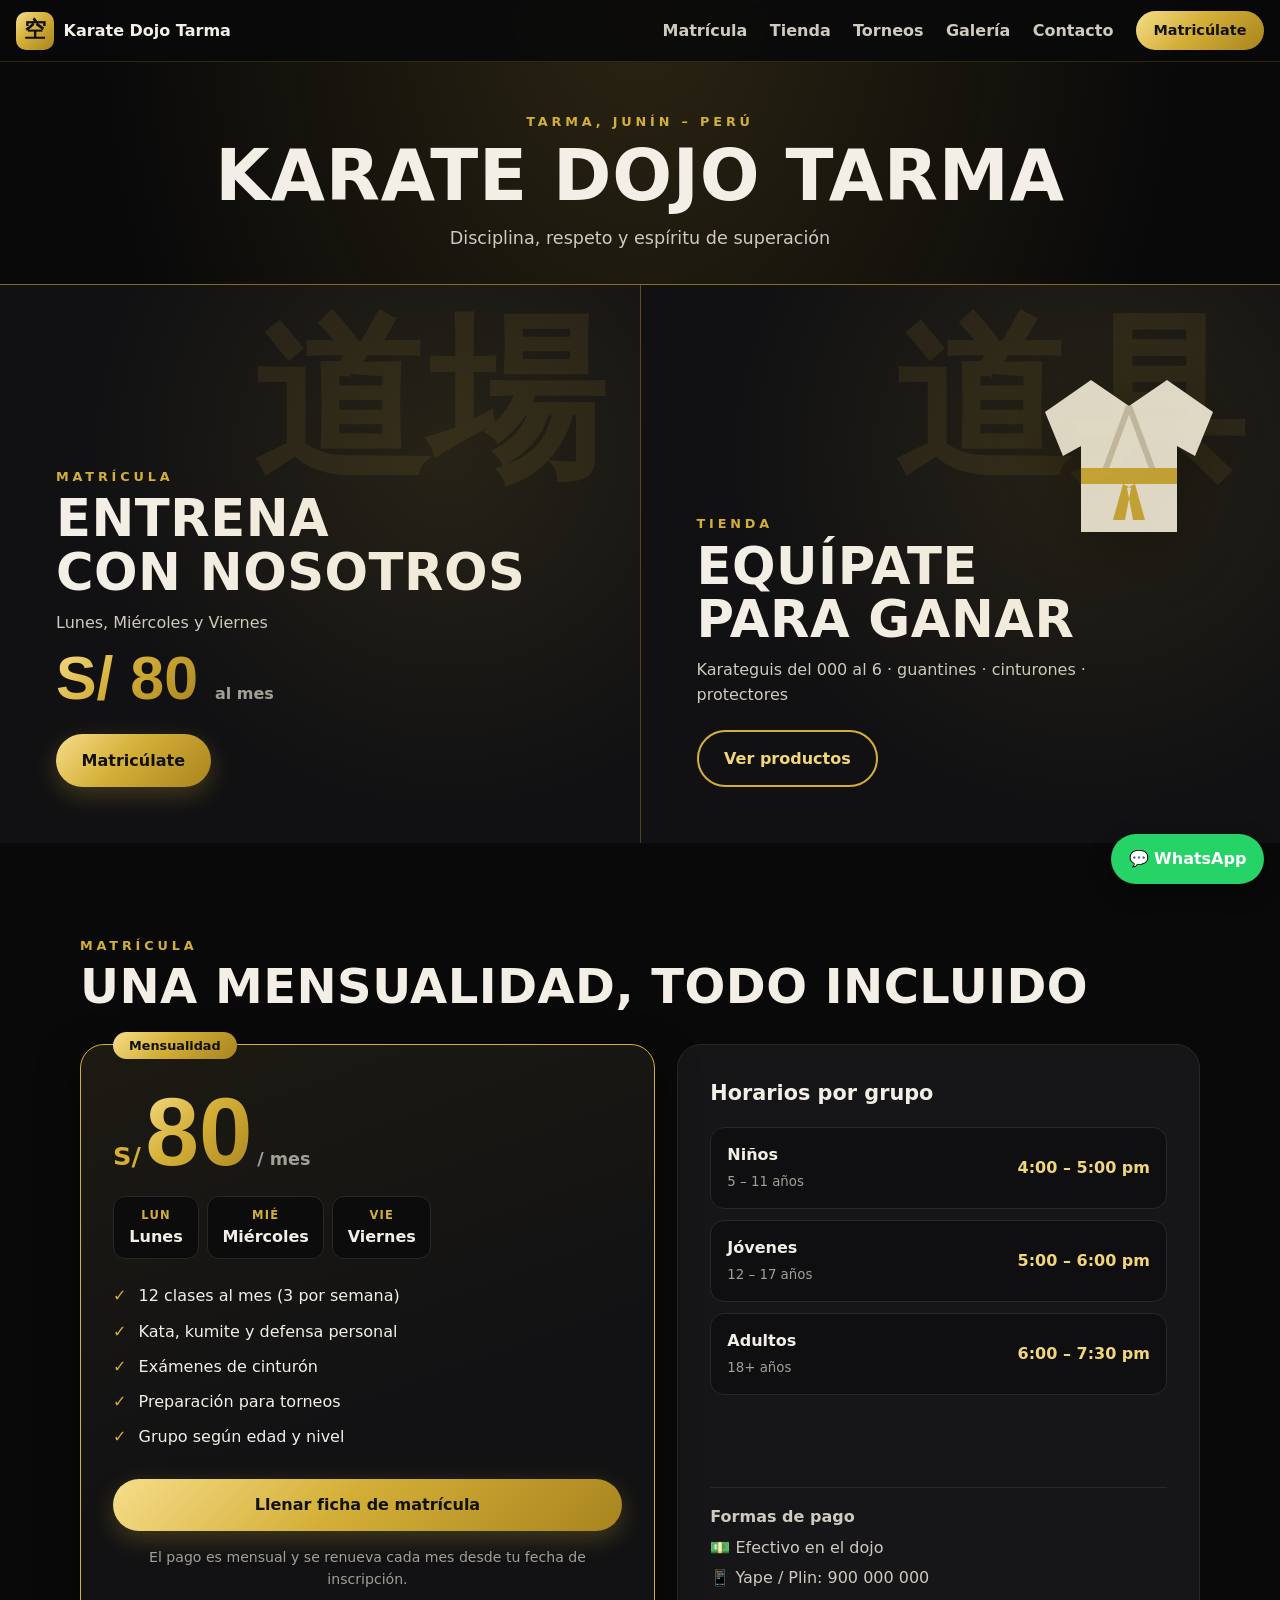
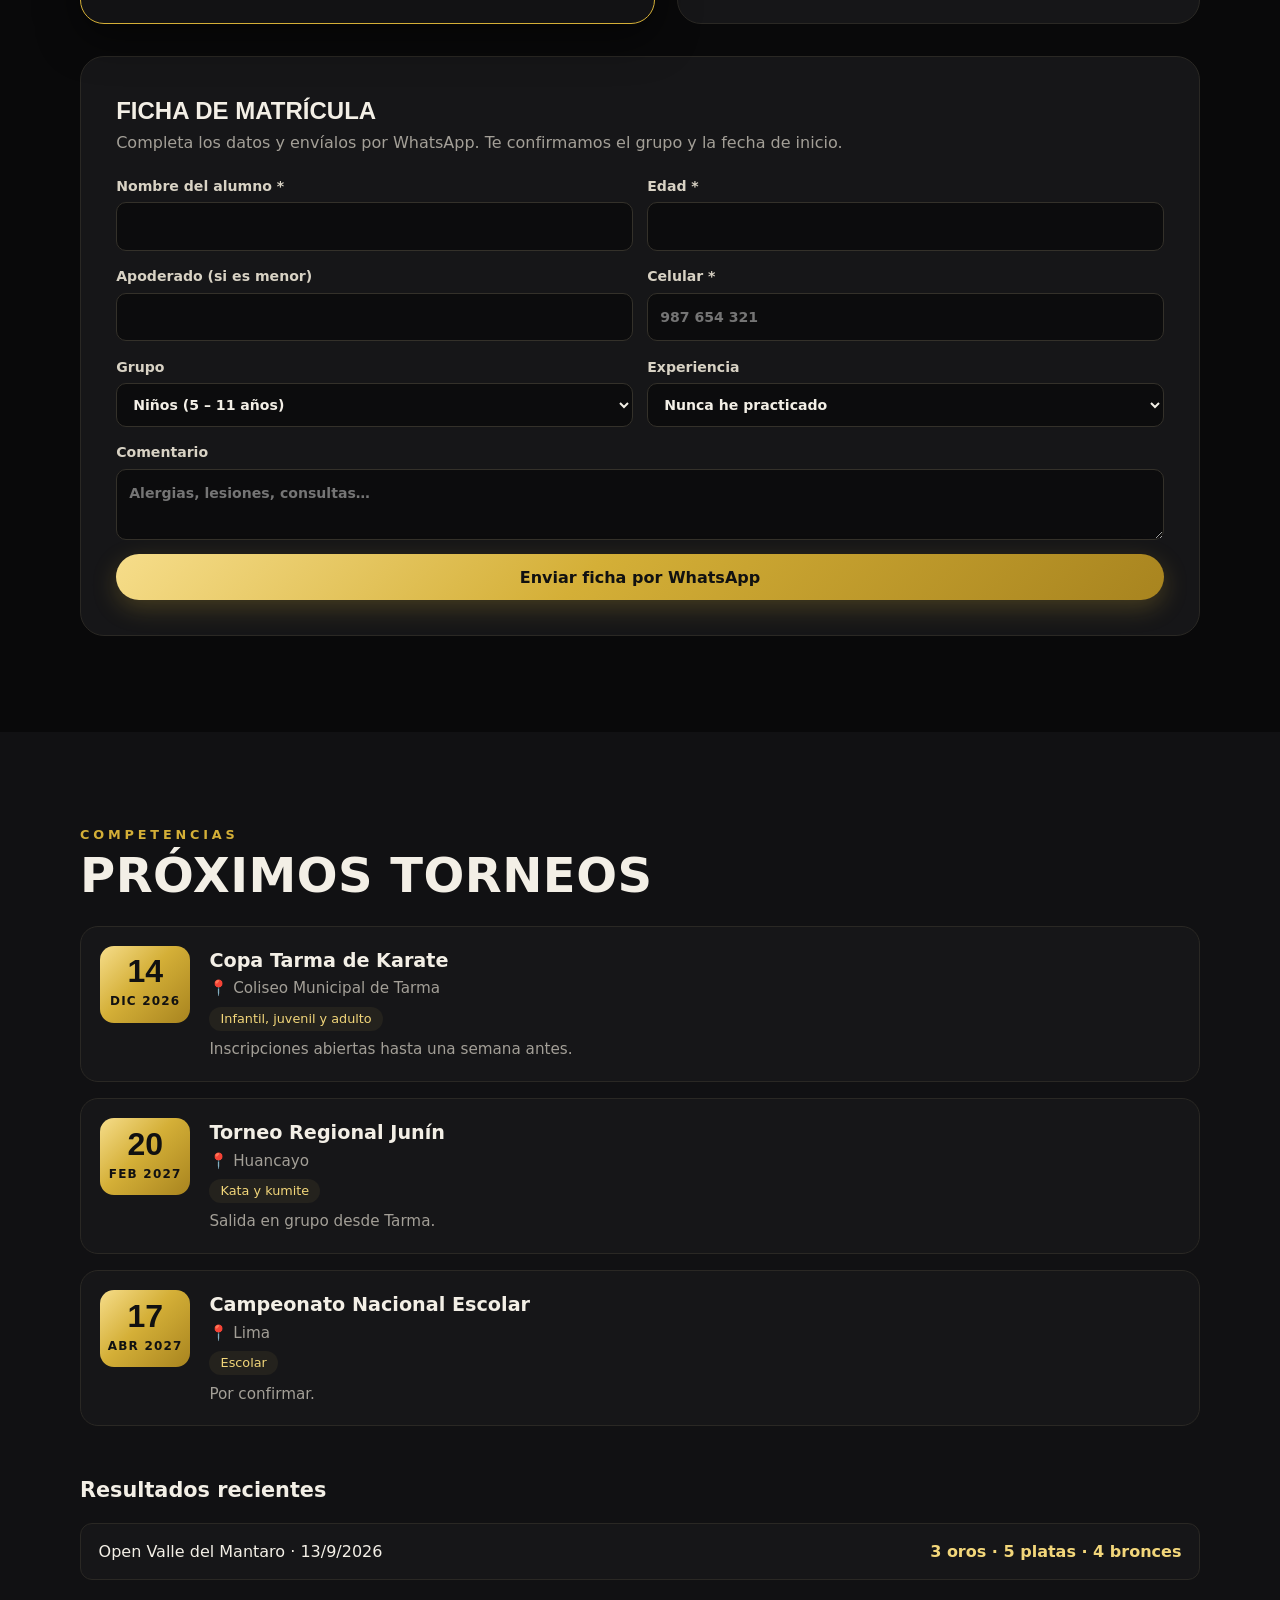
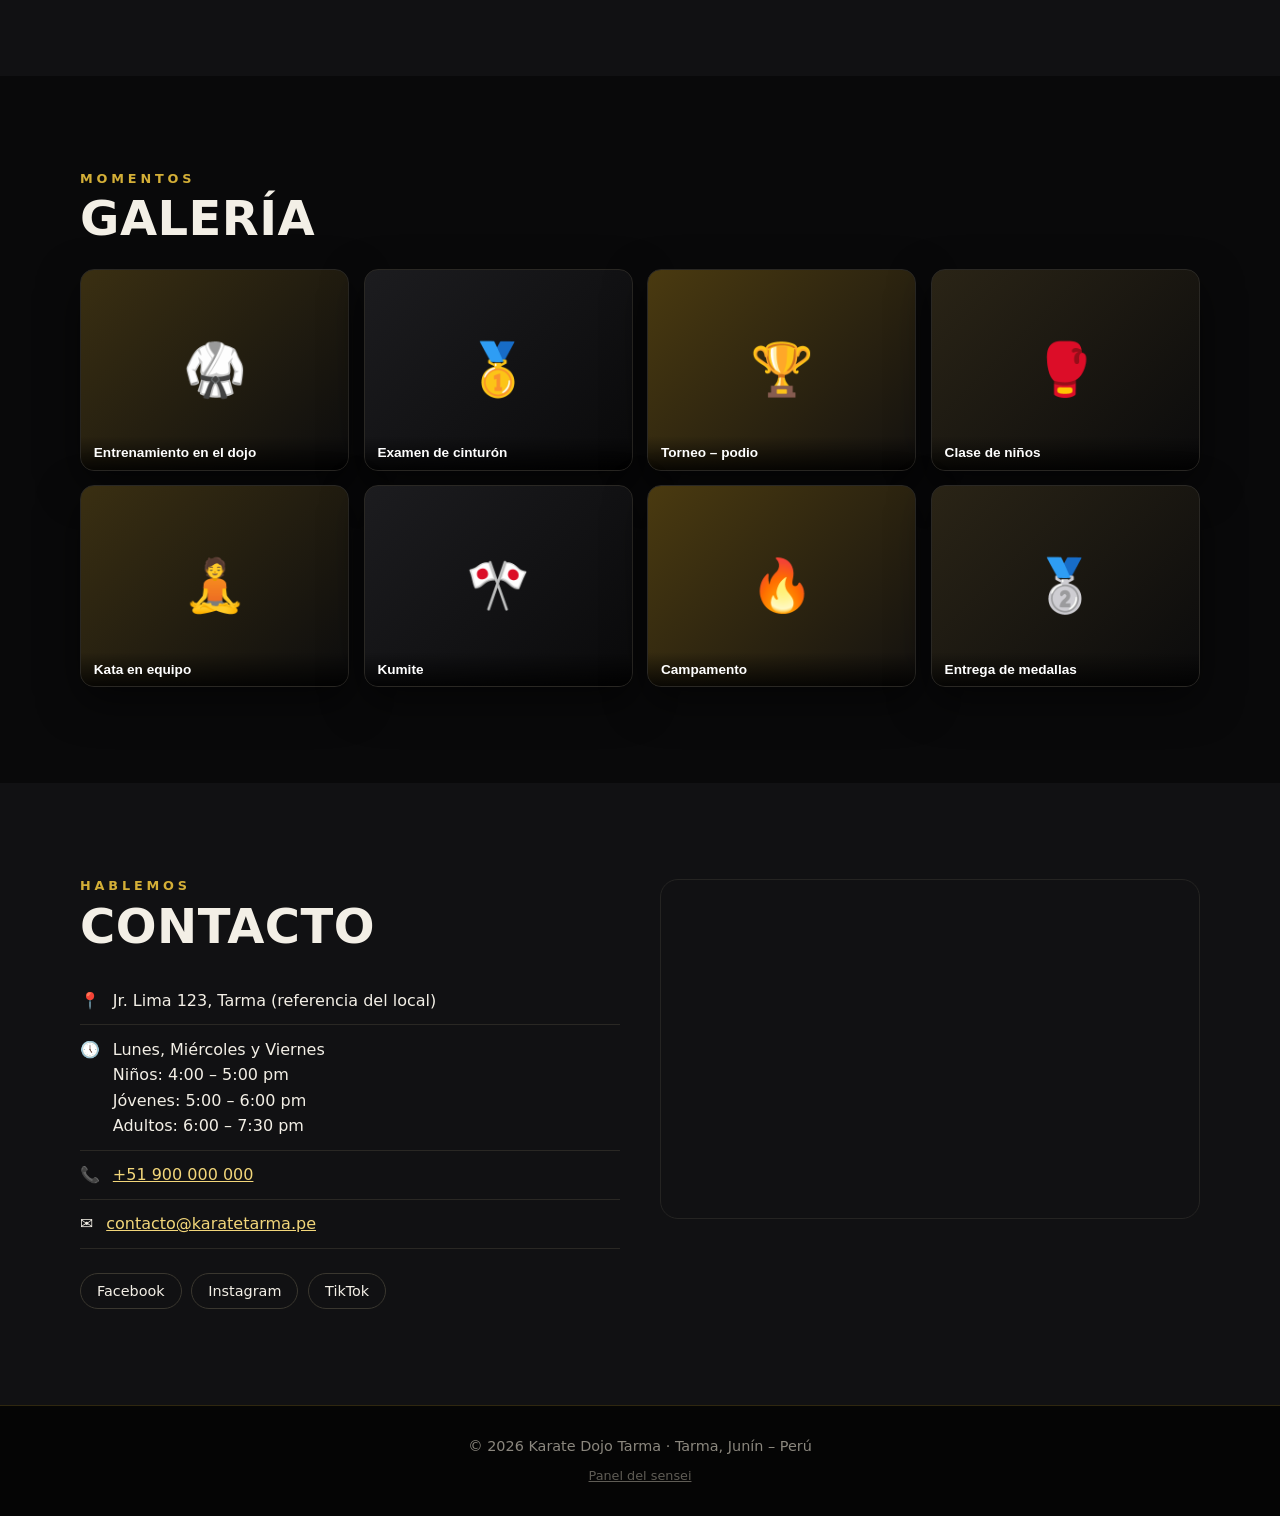
<file: index.html>
<!doctype html>
<html lang="es">
<head>
  <meta charset="utf-8">
  <meta name="viewport" content="width=device-width, initial-scale=1">
  <meta http-equiv="Content-Security-Policy" content="default-src 'self'; script-src 'self'; style-src 'self' 'unsafe-inline' https://fonts.googleapis.com; font-src https://fonts.gstatic.com; img-src 'self' data: https:; frame-src https://www.openstreetmap.org; connect-src 'none'; object-src 'none'; base-uri 'none'; form-action 'self'">
  <meta name="referrer" content="no-referrer">
  <title>Karate Tarma – Matrícula y clases</title>
  <meta name="description" content="Academia de karate en Tarma, Junín. Matrícula abierta: clases lunes, miércoles y viernes por S/ 80 al mes.">
  <meta name="theme-color" content="#09090a">
  <link rel="icon" href="data:image/svg+xml,%3Csvg xmlns='http://www.w3.org/2000/svg' viewBox='0 0 100 100'%3E%3Crect width='100' height='100' rx='22' fill='%23d4af37'/%3E%3Ctext x='50' y='70' font-size='60' text-anchor='middle' fill='%23111'%3E空%3C/text%3E%3C/svg%3E">
  <link rel="preconnect" href="https://fonts.googleapis.com">
  <link rel="preconnect" href="https://fonts.gstatic.com" crossorigin>
  <link rel="stylesheet" href="https://fonts.googleapis.com/css2?family=Oswald:wght@500;700&display=swap">
  <link rel="stylesheet" href="css/styles.css">
</head>
<body>

<header class="nav">
  <a class="brand" href="index.html"><span class="logo">空</span><span class="club-name">Karate Tarma</span></a>
  <button class="burger" id="burger" aria-label="Abrir menú" aria-expanded="false"><span></span><span></span><span></span></button>
  <nav id="menu">
    <a href="#matricula">Matrícula</a>
    <a href="tienda.html">Tienda</a>
    <a href="#torneos">Torneos</a>
    <a href="#galeria">Galería</a>
    <a href="#contacto">Contacto</a>
    <a class="btn btn-sm" href="#ficha">Matricúlate</a>
  </nav>
</header>

<main>
  <!-- Portada: dos puertas, matrícula y tienda -->
  <section class="hero2" id="inicio">
    <div class="wrap hero2-top">
      <p class="eyebrow" id="heroCiudad">Tarma, Junín</p>
      <h1><span class="club-name">Karate Tarma</span></h1>
      <p class="lead" id="heroLema"></p>
    </div>
    <div class="doors">
      <a class="door rv" href="#matricula">
        <span class="door-k" aria-hidden="true">道場</span>
        <small>Matrícula</small>
        <h2>Entrena<br>con nosotros</h2>
        <p id="doorDias">Lunes, miércoles y viernes</p>
        <div class="door-price"><span class="gold" id="doorPrecio">S/ 80</span> <small>al mes</small></div>
        <span class="btn">Matricúlate</span>
      </a>
      <a class="door rv" href="tienda.html">
        <span class="door-k" aria-hidden="true">道具</span>
        <svg class="door-art" viewBox="0 0 100 100" aria-hidden="true"><path d="M31 14 50 27 69 14 92 30 83 52 74 47V90H26V47l-9 5L8 30Z" fill="#f5f1e6"/><path d="M50 27 37 62M50 27l13 35" stroke="#cfc8b6" stroke-width="3" fill="none"/><rect x="26" y="58" width="48" height="8" fill="#d4af37"/><path d="M47 66 42 84h6l3-16zM53 66l5 18h-6l-3-16z" fill="#d4af37"/></svg>
        <small>Tienda</small>
        <h2>Equípate<br>para ganar</h2>
        <p>Karateguis del 000 al 6 · guantines · cinturones · protectores</p>
        <span class="btn btn-ghost">Ver productos</span>
      </a>
    </div>
  </section>

  <section class="sec" id="matricula">
    <div class="wrap">
      <h2 class="title"><small>Matrícula</small>Una mensualidad, todo incluido</h2>
      <div class="plan">
        <div class="plan-main rv">
          <span class="plan-tag">Mensualidad</span>
          <div class="plan-price"><span>S/</span><b class="gold" id="precioClase">80</b><small>/ mes</small></div>
          <div class="days" id="dias"></div>
          <ul class="check" id="incluye"></ul>
          <a class="btn btn-block" href="#ficha">Llenar ficha de matrícula</a>
          <p class="plan-note" id="notaClases"></p>
        </div>
        <div class="plan-side rv">
          <h3>Horarios por grupo</h3>
          <div class="hours" id="horarios"></div>
          <div class="pay">
            <b>Formas de pago</b>
            <span>💵 Efectivo en el dojo</span>
            <span id="payYape">📱 Yape / Plin</span>
          </div>
        </div>
      </div>

      <form class="ficha rv" id="ficha">
        <h3>Ficha de matrícula</h3>
        <p>Completa los datos y envíalos por WhatsApp. Te confirmamos el grupo y la fecha de inicio.</p>
        <div class="fgrid">
          <label>Nombre del alumno *<input name="alumno" required autocomplete="off" maxlength="80"></label>
          <label>Edad *<input name="edad" type="number" min="3" max="99" required></label>
          <label>Apoderado (si es menor)<input name="apoderado" autocomplete="off" maxlength="80"></label>
          <label>Celular *<input name="celular" type="tel" inputmode="tel" required maxlength="15" placeholder="987 654 321"></label>
          <label>Grupo<select name="grupo" id="fichaGrupo"></select></label>
          <label>Experiencia<select name="exp"><option>Nunca he practicado</option><option>Ya practiqué antes</option><option>Tengo cinturón de color</option></select></label>
          <label class="full">Comentario<textarea name="comentario" rows="2" maxlength="300" placeholder="Alergias, lesiones, consultas…"></textarea></label>
          <div class="full"><button class="btn btn-block" type="submit">Enviar ficha por WhatsApp</button></div>
        </div>
      </form>
    </div>
  </section>

  <section class="sec alt" id="torneos">
    <div class="wrap">
      <h2 class="title"><small>Competencias</small>Próximos torneos</h2>
      <div class="timeline" id="listaTorneos"></div>
      <h3 class="h3">Resultados recientes</h3>
      <div class="results" id="listaResultados"></div>
    </div>
  </section>

  <section class="sec" id="galeria">
    <div class="wrap">
      <h2 class="title"><small>Momentos</small>Galería</h2>
      <div class="grid" id="grid"></div>
    </div>
  </section>

  <section class="sec alt" id="contacto">
    <div class="wrap two">
      <div>
        <h2 class="title"><small>Hablemos</small>Contacto</h2>
        <ul class="info" id="info"></ul>
        <div class="social" id="social"></div>
      </div>
      <iframe class="map" id="mapa" title="Ubicación del dojo" loading="lazy"></iframe>
    </div>
  </section>
</main>

<footer><p id="foot"></p><a class="foot-link" href="panel.html">Panel del sensei</a></footer>

<a class="wa" id="waFloat" target="_blank" rel="noopener" aria-label="WhatsApp">💬 <span>WhatsApp</span></a>
<div class="toast" id="toast" role="status"></div>
<div class="lightbox" id="lb" hidden><button id="lbClose" aria-label="Cerrar">×</button><div id="lbBody"></div><p id="lbCap"></p></div>

<script src="js/datos.js"></script>
<script src="js/comun.js"></script>
<script src="js/app.js"></script>
</body>
</html>
</file>
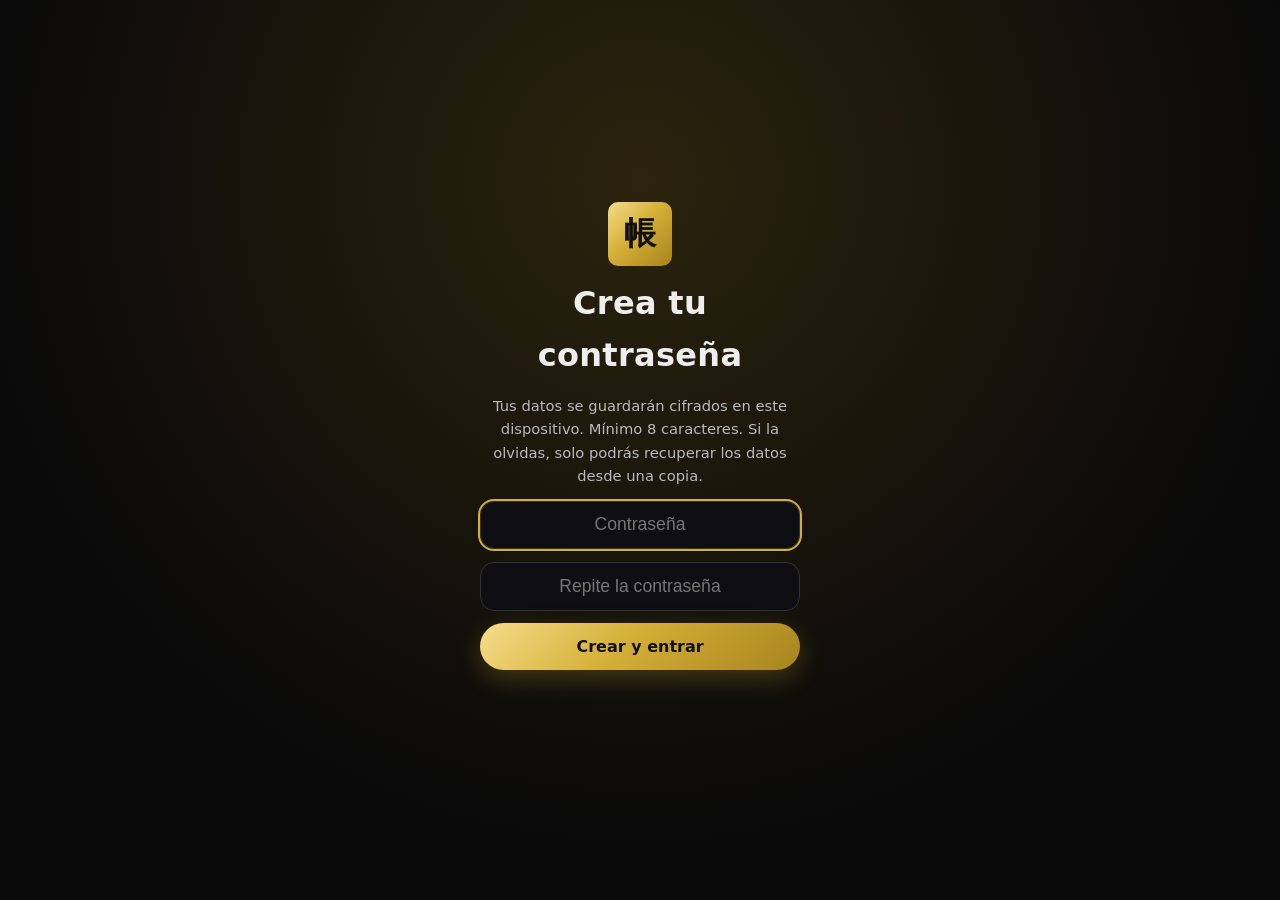
<file: panel.html>
<!doctype html>
<html lang="es">
<head>
  <meta charset="utf-8">
  <meta name="viewport" content="width=device-width, initial-scale=1">
  <meta http-equiv="Content-Security-Policy" content="default-src 'self'; script-src 'self'; style-src 'self' 'unsafe-inline'; img-src 'self' data: https:; frame-src https://www.openstreetmap.org; connect-src 'none'; object-src 'none'; base-uri 'none'; form-action 'self'">
  <meta name="referrer" content="no-referrer">
  <meta name="robots" content="noindex, nofollow">
  <title>Panel del sensei</title>
  <meta name="theme-color" content="#111114">
  <link rel="icon" href="data:image/svg+xml,%3Csvg xmlns='http://www.w3.org/2000/svg' viewBox='0 0 100 100'%3E%3Crect width='100' height='100' rx='22' fill='%23111114'/%3E%3Ctext x='50' y='70' font-size='60' text-anchor='middle' fill='%23e8b53a'%3E帳%3C/text%3E%3C/svg%3E">
  <link rel="stylesheet" href="css/styles.css">
  <link rel="stylesheet" href="css/panel.css">
</head>
<body class="pn">

<!-- Bloqueo con contraseña (datos cifrados) -->
<div class="lock" id="lock" hidden>
  <form class="lock-box" id="lockForm">
    <span class="logo big-logo">帳</span>
    <h1 id="lockTitle">Panel del sensei</h1>
    <p id="lockMsg"></p>
    <input id="lockPin" type="password" autocomplete="current-password" maxlength="64" placeholder="Contraseña" required>
    <input id="lockPin2" type="password" autocomplete="new-password" maxlength="64" placeholder="Repite la contraseña" hidden>
    <button class="btn btn-block" id="lockBtn">Entrar</button>
    <small id="lockErr"></small>
  </form>
</div>

<header class="pn-nav">
  <a class="brand" href="index.html"><span class="logo">空</span><span><span id="clubName">Karate</span><small>Panel del sensei</small></span></a>
  <div class="pn-nav-act">
    <button class="ibtn" id="btnLock" aria-label="Bloquear panel">🔒</button>
    <button class="ibtn" id="btnCfg" aria-label="Ajustes y copias">⚙️</button>
  </div>
</header>

<main class="wrap pn-main">
  <div class="backup-warn" id="backupWarn" hidden>
    <span>💾 Los datos se guardan <b>solo en este celular / navegador</b>. Haz una copia de seguridad.</span>
    <button class="btn btn-sm" id="btnBackupNow">Descargar copia</button>
  </div>
  <div class="store-warn" id="storeWarn" hidden>⚠️ Este navegador no permite guardar datos (modo incógnito). Lo que registres se perderá al cerrar.</div>

  <section class="kpis" id="kpis"></section>

  <section class="toolbar">
    <input type="search" id="q" placeholder="🔎 Buscar alumno, apoderado o número">
    <button class="btn" id="btnNuevo">+ Nuevo alumno</button>
  </section>
  <nav class="gtabs" id="gchips" aria-label="Catálogo por grupo"></nav>
  <div class="fchips" id="fchips"></div>

  <section class="lista" id="lista"></section>
</main>

<!-- Formulario alumno -->
<dialog class="dlg" id="dlgAlumno">
  <form id="fAlumno" method="dialog">
    <div class="dlg-head"><h2 id="fTitulo">Nuevo alumno</h2><button type="button" class="x" data-close>×</button></div>
    <div class="dlg-body fgrid">
      <label class="full">Nombre del alumno *<input name="nombre" required autocomplete="off"></label>
      <label>Apoderado (si es menor)<input name="apoderado" autocomplete="off"></label>
      <label>WhatsApp *<input name="whatsapp" type="tel" inputmode="tel" placeholder="987 654 321" required></label>
      <label>Edad<input name="edad" type="number" min="2" max="99"></label>
      <label>Grupo<select name="grupo" id="selGrupo"></select></label>
      <label>Cinturón<select name="cinturon" id="selCinturon"></select></label>
      <label>Mensualidad (S/)<input name="monto" type="number" min="0" step="1"></label>
      <label>Fecha de inscripción<input name="inicio" type="date" required></label>
      <label>Próximo vencimiento *<input name="vence" type="date" required></label>
      <label class="full">Notas<textarea name="notas" rows="2" placeholder="Talla de karategi, alergias, descuento…"></textarea></label>
      <label class="chk full"><input type="checkbox" name="activo" checked> Alumno activo (desmarca si se retiró)</label>
      <div class="full pagos" id="fPagos"></div>
    </div>
    <div class="dlg-foot"><button type="button" class="btn btn-ghost2" data-close>Cancelar</button><button class="btn" value="ok">Guardar</button></div>
  </form>
</dialog>

<!-- Ajustes -->
<dialog class="dlg" id="dlgCfg">
  <form id="fCfg" method="dialog">
    <div class="dlg-head"><h2>Ajustes</h2><button type="button" class="x" data-close>×</button></div>
    <div class="dlg-body">
      <h3>Avisos</h3>
      <div class="fgrid">
        <label>Avisar con cuántos días de anticipación<input name="dias" type="number" min="0" max="15"></label>
        <label>Mensualidad por defecto (S/)<input name="monto" type="number" min="0"></label>
      </div>
      <label>Mensaje: mensualidad por vencer<textarea name="msgPorVencer" rows="5"></textarea></label>
      <label>Mensaje: mensualidad vencida<textarea name="msgVencido" rows="5"></textarea></label>
      <p class="hint">Puedes usar: <code>{contacto}</code> <code>{alumno}</code> <code>{monto}</code> <code>{fecha}</code> <code>{cuando}</code> <code>{club}</code> <code>{yape}</code> <code>{dias_clase}</code> · <button type="button" class="link" id="btnMsgReset">restaurar mensajes</button></p>

      <h3>Seguridad</h3>
      <div class="fgrid">
        <label>Bloquear tras (minutos sin usar)<input name="bloqueoMin" type="number" min="1" max="60"></label>
        <label>Cambiar contraseña (opcional)<input name="nuevaPass" type="password" minlength="8" maxlength="64" autocomplete="new-password" placeholder="Nueva contraseña"></label>
      </div>
      <p class="hint">Tus datos están <b>cifrados</b> en este dispositivo con tu contraseña. Si la olvidas <b>no se pueden recuperar</b>; por eso guarda una copia de seguridad.</p>

      <h3>Copias de seguridad</h3>
      <div class="bk">
        <button type="button" class="btn btn-sm" id="btnExport">💾 Copia cifrada</button>
        <label class="btn btn-sm btn-ghost2 file">📂 Restaurar copia<input type="file" id="fileImport" accept=".json,application/json" hidden></label>
        <button type="button" class="btn btn-sm btn-ghost2" id="btnCsv">📊 Exportar a Excel</button>
      </div>
      <p class="hint" id="lastBk"></p>
      <button type="button" class="link danger" id="btnWipe">Borrar todos los datos de este dispositivo</button>
    </div>
    <div class="dlg-foot"><button type="button" class="btn btn-ghost2" data-close>Cerrar</button><button class="btn" value="ok">Guardar ajustes</button></div>
  </form>
</dialog>

<dialog class="dlg" id="dlgRestore">
  <div class="dlg-head"><h2>Restaurar copia</h2><button type="button" class="x" data-close>×</button></div>
  <div class="dlg-body">
    <p id="restInfo" class="hint"></p>
    <label>Contraseña con la que se hizo la copia<input id="restPass" type="password" autocomplete="off" maxlength="64"></label>
    <small id="restErr" style="color:#f87171"></small>
  </div>
  <div class="dlg-foot"><button type="button" class="btn btn-ghost2" data-close>Cancelar</button><button type="button" class="btn" id="restGo">Restaurar</button></div>
</dialog>

<div class="toast" id="toast" role="status"></div>

<script src="js/datos.js"></script>
<script src="js/panel.js"></script>
</body>
</html>
</file>
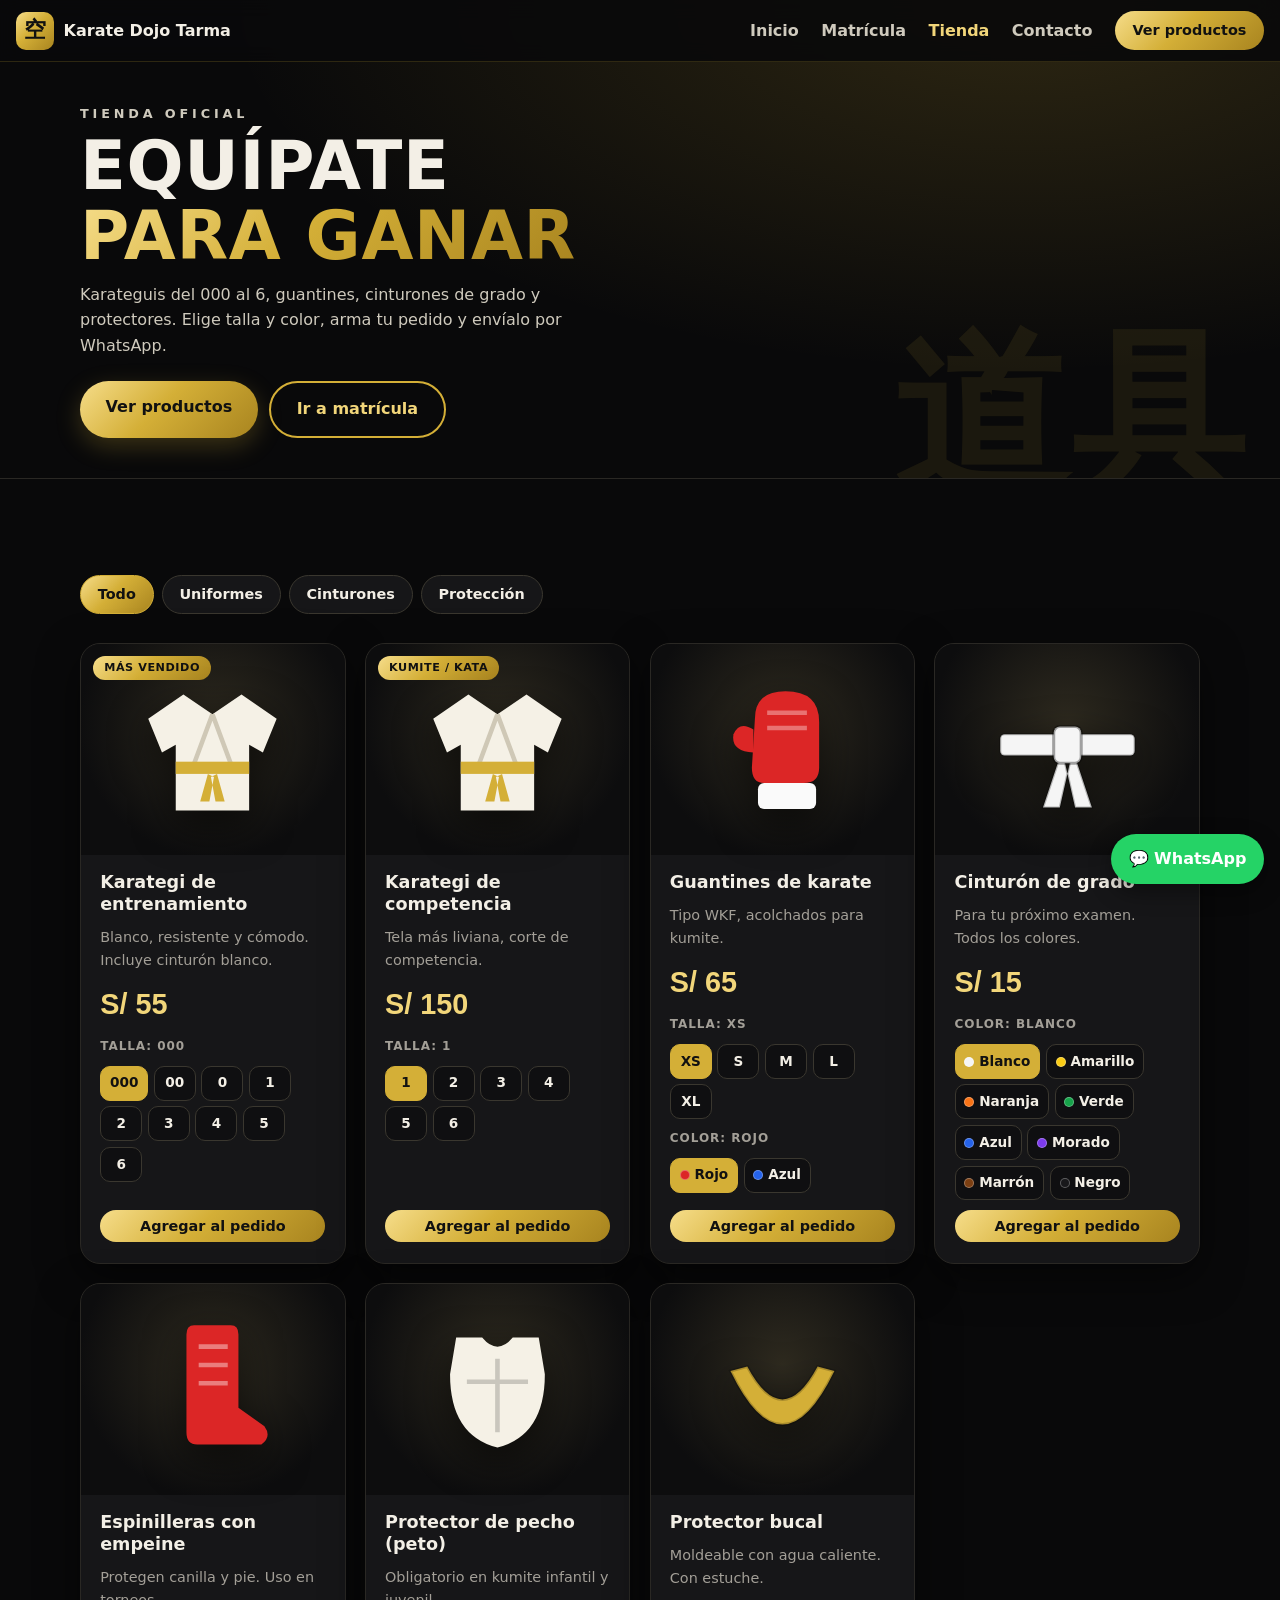
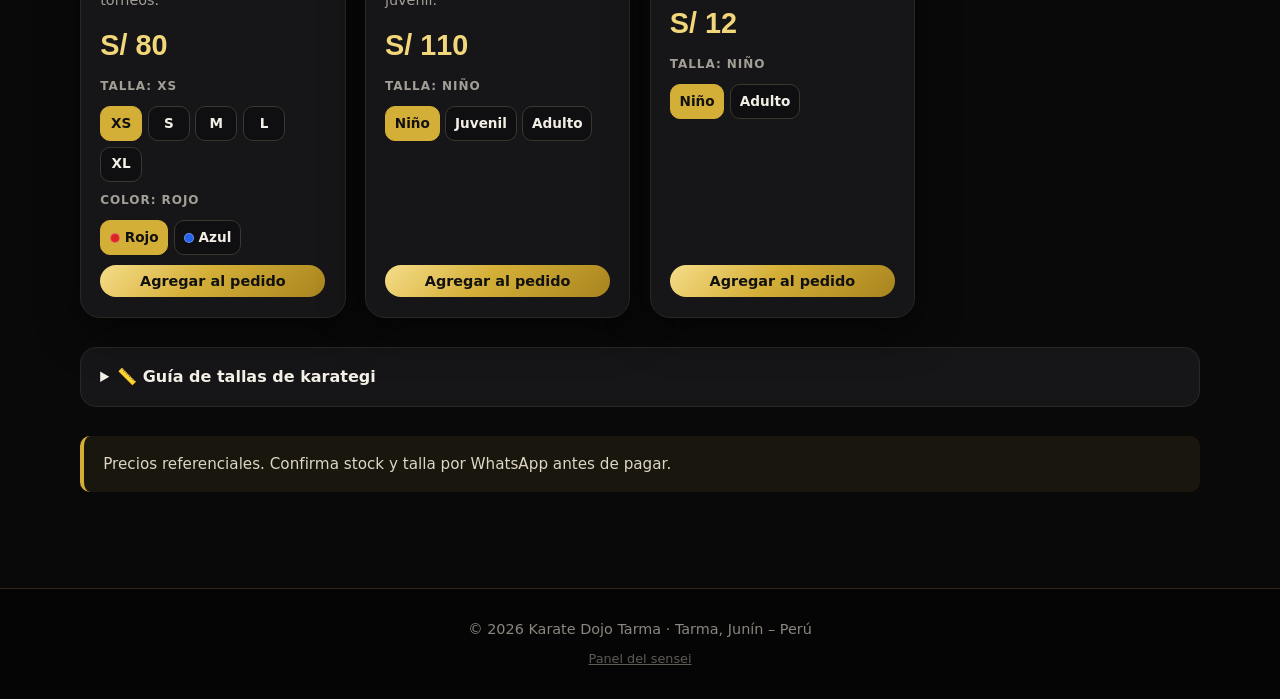
<file: tienda.html>
<!doctype html>
<html lang="es">
<head>
  <meta charset="utf-8">
  <meta name="viewport" content="width=device-width, initial-scale=1">
  <meta http-equiv="Content-Security-Policy" content="default-src 'self'; script-src 'self'; style-src 'self' 'unsafe-inline' https://fonts.googleapis.com; font-src https://fonts.gstatic.com; img-src 'self' data: https:; connect-src 'none'; object-src 'none'; base-uri 'none'; form-action 'self'">
  <meta name="referrer" content="no-referrer">
  <title>Tienda – Karate Tarma</title>
  <meta name="description" content="Karateguis del 000 al 6, guantines, cinturones de grado y protectores. Pide por WhatsApp en Tarma.">
  <meta name="theme-color" content="#09090a">
  <link rel="icon" href="data:image/svg+xml,%3Csvg xmlns='http://www.w3.org/2000/svg' viewBox='0 0 100 100'%3E%3Crect width='100' height='100' rx='22' fill='%23d4af37'/%3E%3Ctext x='50' y='70' font-size='60' text-anchor='middle' fill='%23111'%3E空%3C/text%3E%3C/svg%3E">
  <link rel="preconnect" href="https://fonts.googleapis.com">
  <link rel="preconnect" href="https://fonts.gstatic.com" crossorigin>
  <link rel="stylesheet" href="https://fonts.googleapis.com/css2?family=Oswald:wght@500;700&display=swap">
  <link rel="stylesheet" href="css/styles.css">
</head>
<body>

<header class="nav">
  <a class="brand" href="index.html"><span class="logo">空</span><span class="club-name">Karate Tarma</span></a>
  <button class="burger" id="burger" aria-label="Abrir menú" aria-expanded="false"><span></span><span></span><span></span></button>
  <nav id="menu">
    <a href="index.html">Inicio</a>
    <a href="index.html#matricula">Matrícula</a>
    <a href="tienda.html" class="on">Tienda</a>
    <a href="index.html#contacto">Contacto</a>
    <a class="btn btn-sm" href="#productos">Ver productos</a>
  </nav>
</header>

<main>
  <section class="shop-hero">
    <span class="door-k" aria-hidden="true">道具</span>
    <div class="wrap">
      <p class="eyebrow">Tienda oficial</p>
      <h1>Equípate<br><span class="gold">para ganar</span></h1>
      <p>Karateguis del 000 al 6, guantines, cinturones de grado y protectores. Elige talla y color, arma tu pedido y envíalo por WhatsApp.</p>
      <div class="cta"><a class="btn" href="#productos">Ver productos</a><a class="btn btn-ghost" href="index.html#matricula">Ir a matrícula</a></div>
    </div>
  </section>

  <section class="sec">
    <div class="wrap">
      <div class="filters" id="filtros"></div>
      <div class="products" id="productos"></div>
      <details class="sizes">
        <summary>📏 Guía de tallas de karategi</summary>
        <div class="sizes-tbl"><table><thead><tr><th>Talla</th><th>Estatura</th><th>Edad aprox.</th></tr></thead><tbody id="guia"></tbody></table></div>
      </details>
      <p class="note" id="notaTienda"></p>
    </div>
  </section>
</main>

<footer><p id="foot"></p><a class="foot-link" href="panel.html">Panel del sensei</a></footer>

<button class="cart-btn" id="cartBtn" aria-label="Ver pedido" hidden>🛒 <span id="cartCount">0</span></button>
<a class="wa" id="waFloat" target="_blank" rel="noopener" aria-label="WhatsApp">💬 <span>WhatsApp</span></a>
<div class="drawer-bg" id="drawerBg" hidden></div>
<aside class="drawer" id="drawer" aria-label="Tu pedido" aria-hidden="true">
  <div class="drawer-head"><h3>Tu pedido</h3><button id="drawerClose" aria-label="Cerrar">×</button></div>
  <div class="drawer-body" id="cartList"></div>
  <div class="drawer-foot">
    <div class="total"><span>Total</span><b id="cartTotal">S/ 0</b></div>
    <button class="btn btn-block" id="cartSend">Enviar pedido por WhatsApp</button>
    <button class="link" id="cartClear">Vaciar pedido</button>
  </div>
</aside>
<div class="toast" id="toast" role="status"></div>

<script src="js/datos.js"></script>
<script src="js/comun.js"></script>
<script src="js/tienda.js"></script>
</body>
</html>
</file>
<file: css/styles.css>
/* ===== Tema negro y dorado ===== */
:root{
  --bg:#09090a;--bg2:#111113;--card:#161618;--card2:#1c1c1f;--line:#2a2824;
  --gold:#d4af37;--gold2:#f2d67a;--gold3:#a8841f;--txt:#f3efe6;--mut:#a39f97;
  --grad:linear-gradient(135deg,#f6dd8a 0%,#d4af37 45%,#a8841f 100%);
  --r:18px;--sh:0 14px 40px rgba(0,0,0,.5);
  /* alias usados por el panel */
  --ink:#09090a;--ink2:#161618;--red:#d4af37;--red2:#f2d67a;--paper:#09090a
}
[hidden]{display:none!important}
*{box-sizing:border-box;margin:0;padding:0}
html{scroll-behavior:smooth;scroll-padding-top:70px}
body{font-family:system-ui,-apple-system,"Segoe UI",Roboto,sans-serif;color:var(--txt);background:var(--bg);line-height:1.6;-webkit-text-size-adjust:100%}
h1,h2,.title,.disp{font-family:"Oswald",system-ui,sans-serif;letter-spacing:.01em}
img{max-width:100%;display:block}
a{color:var(--gold2)}
.wrap{width:min(1120px,100% - 32px);margin-inline:auto}
.gold{background:var(--grad);-webkit-background-clip:text;background-clip:text;color:transparent}

/* botones */
.btn{display:inline-block;background:var(--grad);color:#111;padding:.85rem 1.6rem;border-radius:999px;font-weight:800;text-decoration:none;border:0;cursor:pointer;font-size:1rem;box-shadow:0 8px 24px rgba(212,175,55,.25);transition:transform .2s,box-shadow .2s;font-family:inherit}
.btn:hover{transform:translateY(-2px);box-shadow:0 12px 30px rgba(212,175,55,.38)}
.btn:disabled{opacity:.5;cursor:not-allowed;transform:none}
.btn-sm{padding:.5rem 1.1rem;font-size:.9rem;box-shadow:none}
.btn-ghost{background:transparent;border:2px solid var(--gold);color:var(--gold2);box-shadow:none}
.btn-block{display:block;width:100%;text-align:center}
.link{background:none;border:0;color:var(--mut);text-decoration:underline;cursor:pointer;font:inherit;font-size:.9rem;margin-top:.6rem}

/* nav */
.nav{position:fixed;inset:0 0 auto 0;z-index:50;display:flex;align-items:center;justify-content:space-between;padding:.7rem 1rem;background:rgba(9,9,10,.9);backdrop-filter:blur(10px);border-bottom:1px solid rgba(212,175,55,.18)}
.brand{display:flex;align-items:center;gap:.6rem;color:var(--txt);text-decoration:none;font-weight:800}
.logo{display:grid;place-items:center;width:38px;height:38px;border-radius:10px;background:var(--grad);color:#111;font-size:1.35rem;font-weight:900}
.nav nav{display:flex;align-items:center;gap:1.4rem}
.nav nav a{color:#cfcabd;text-decoration:none;font-weight:600}
.nav nav a:hover,.nav nav a.on{color:var(--gold2)}
.nav nav .btn{color:#111}
.burger{display:none;background:none;border:0;width:40px;height:40px;cursor:pointer;flex-direction:column;justify-content:center;gap:5px;align-items:center}
.burger span{width:24px;height:3px;background:var(--gold);border-radius:2px}

/* ===== portada con dos puertas ===== */
.hero2{position:relative;padding:5.5rem 0 0;background:radial-gradient(ellipse at 50% 0%,rgba(212,175,55,.16),transparent 60%),var(--bg);overflow:hidden}
.hero2-top{text-align:center;padding:1.5rem 0 2rem}
.eyebrow{text-transform:uppercase;letter-spacing:.3em;color:var(--gold);font-weight:700;font-size:.8rem}
.hero2 h1{font-size:clamp(2.3rem,7vw,4.4rem);line-height:1.05;margin:.5rem 0 .6rem;font-weight:700;text-transform:uppercase}
.lead{font-size:1.1rem;color:#cfcabd;max-width:600px;margin-inline:auto}
.doors{display:grid;grid-template-columns:1fr 1fr;gap:1px;background:rgba(212,175,55,.35);border-top:1px solid rgba(212,175,55,.35)}
.door{position:relative;overflow:hidden;min-height:min(62vh,560px);padding:clamp(2rem,5vw,3.5rem);display:flex;flex-direction:column;justify-content:flex-end;text-decoration:none;color:var(--txt);background:var(--bg2);transition:background .35s}
.door::after{content:"";position:absolute;inset:0;background:radial-gradient(circle at 70% 30%,rgba(212,175,55,.22),transparent 60%);opacity:.5;transition:opacity .35s;pointer-events:none}
.door:hover::after{opacity:1}
.door-k{position:absolute;top:.15em;right:.2em;font-size:clamp(6rem,15vw,11rem);font-weight:900;line-height:1;color:rgba(212,175,55,.09)}
.door-art{position:absolute;top:12%;right:8%;width:clamp(110px,20vw,200px);opacity:.9;filter:drop-shadow(0 18px 30px rgba(0,0,0,.6));transition:transform .5s}
.door:hover .door-art{transform:rotate(-4deg) scale(1.05)}
.door small{text-transform:uppercase;letter-spacing:.3em;color:var(--gold);font-weight:700;font-size:.8rem}
.door h2{font-size:clamp(2rem,4.5vw,3.2rem);line-height:1.05;text-transform:uppercase;margin:.3rem 0 .6rem;position:relative}
.door p{color:#cfcabd;max-width:420px;position:relative}
.door-price{font-family:"Oswald",sans-serif;font-size:clamp(2.6rem,6vw,3.8rem);font-weight:700;line-height:1;margin:.8rem 0 .2rem;position:relative}
.door-price small{font-family:system-ui,sans-serif;letter-spacing:0;text-transform:none;color:var(--mut);font-size:1rem}
.door .btn{margin-top:1.4rem;align-self:flex-start;position:relative}

/* secciones */
.sec{padding:clamp(3.5rem,8vw,6rem) 0}
.sec.alt{background:var(--bg2)}
.title{font-size:clamp(1.9rem,5vw,3rem);font-weight:700;line-height:1.1;text-transform:uppercase}
.title small{display:block;color:var(--gold);letter-spacing:.3em;font-size:.8rem;margin-bottom:.4rem;font-family:system-ui,sans-serif;font-weight:700}
.sub{color:var(--mut);margin:.6rem 0 2rem}
.h3{margin:3rem 0 1rem;font-size:1.3rem}
.note{margin-top:1.8rem;background:rgba(212,175,55,.08);border-left:4px solid var(--gold);padding:1rem 1.2rem;border-radius:10px;font-size:.95rem;color:#ddd6c5}
.check{list-style:none}
.check li{padding:.3rem 0 .3rem 1.6rem;position:relative}
.check li::before{content:"✓";position:absolute;left:0;color:var(--gold);font-weight:900}

/* ===== matrícula ===== */
.plan{display:grid;grid-template-columns:1.1fr 1fr;gap:1.4rem;margin-top:2rem}
.plan-main{position:relative;background:linear-gradient(160deg,#1d1a12,#121214 60%);border-radius:24px;padding:2rem;box-shadow:var(--sh);border:1px solid var(--gold)}
.plan-tag{position:absolute;top:-13px;left:2rem;background:var(--grad);color:#111;font-weight:800;font-size:.8rem;padding:.2rem 1rem;border-radius:99px}
.plan-price{display:flex;align-items:baseline;gap:.3rem;margin:.4rem 0 1rem}
.plan-price span{font-size:1.6rem;font-weight:800;color:var(--gold)}
.plan-price b{font-family:"Oswald",sans-serif;font-size:clamp(4.2rem,12vw,6rem);line-height:1;font-weight:700}
.plan-price small{color:var(--mut);font-size:1.1rem;font-weight:600}
.days{display:flex;flex-wrap:wrap;gap:.5rem;margin-bottom:1.2rem}
.day{background:#0c0c0d;border:1px solid var(--line);border-radius:12px;padding:.55rem .9rem;font-weight:800;text-align:center;min-width:86px}
.day small{display:block;color:var(--gold);font-size:.72rem;letter-spacing:.1em;text-transform:uppercase}
.plan-main .check{margin-bottom:1.5rem}
.plan-note{color:var(--mut);font-size:.88rem;margin-top:.9rem;text-align:center}
.plan-side{background:var(--card);border:1px solid var(--line);border-radius:24px;padding:2rem;display:flex;flex-direction:column;gap:1rem}
.plan-side h3{font-size:1.3rem}
.hours{display:grid;gap:.7rem}
.hour{display:flex;justify-content:space-between;align-items:center;gap:1rem;background:#0f0f11;border:1px solid var(--line);border-radius:14px;padding:.9rem 1rem}
.hour b{display:block}
.hour small{color:var(--mut)}
.hour span{color:var(--gold2);font-weight:800;white-space:nowrap}
.pay{margin-top:auto;display:grid;gap:.3rem;border-top:1px solid var(--line);padding-top:1rem;color:#cfcabd}
.ficha{margin-top:2rem;background:var(--card);border:1px solid var(--line);border-radius:24px;padding:clamp(1.3rem,4vw,2.2rem)}
.ficha h3{font-family:"Oswald",sans-serif;text-transform:uppercase;font-size:1.5rem}
.ficha p{color:var(--mut);margin-bottom:1.2rem}

/* formularios */
.fgrid{display:grid;grid-template-columns:1fr 1fr;gap:.9rem}
.fgrid .full{grid-column:1/-1}
.form label,.ficha label{display:grid;gap:.3rem;font-weight:600;font-size:.88rem;color:#d8d2c4}
.form input,.form textarea,.form select,.ficha input,.ficha textarea,.ficha select{padding:.75rem;border-radius:10px;border:1px solid #34312a;background:#0c0c0d;color:var(--txt);font:inherit;width:100%}
input:focus,textarea:focus,select:focus{outline:2px solid var(--gold)}

/* torneos */
.timeline{display:grid;gap:1rem;margin-top:1.5rem}
.t{display:grid;grid-template-columns:90px 1fr;gap:1.2rem;background:var(--card);border-radius:var(--r);padding:1.2rem;border:1px solid var(--line)}
.date{background:var(--grad);border-radius:14px;text-align:center;padding:.6rem .2rem;color:#111;align-self:start}
.date b{display:block;font-size:2rem;line-height:1;font-family:"Oswald",sans-serif}
.date span{font-size:.75rem;text-transform:uppercase;letter-spacing:.1em;font-weight:700}
.t h3{font-size:1.2rem}
.t p{color:var(--mut);font-size:.95rem}
.tag{display:inline-block;background:#24221d;color:var(--gold2);border-radius:99px;padding:.1rem .7rem;font-size:.8rem;margin:.4rem .3rem 0 0}
.empty{color:var(--mut);padding:1rem;border:2px dashed var(--line);border-radius:var(--r)}
.results{display:grid;gap:.7rem}
.r{background:var(--card);border:1px solid var(--line);border-radius:12px;padding:.9rem 1.1rem;display:flex;flex-wrap:wrap;justify-content:space-between;gap:.4rem}
.r b{color:var(--gold2)}

/* galería */
.grid{display:grid;grid-template-columns:repeat(auto-fill,minmax(230px,1fr));gap:.9rem;margin-top:1.5rem}
.ph{position:relative;aspect-ratio:4/3;border-radius:14px;overflow:hidden;cursor:pointer;border:1px solid var(--line);padding:0;background:#222;box-shadow:var(--sh)}
.ph img{width:100%;height:100%;object-fit:cover;transition:transform .4s}
.ph:hover img{transform:scale(1.08)}
.ph.fake{display:grid;place-items:center;color:#fff;font-size:3.2rem}
.ph span{position:absolute;inset:auto 0 0 0;padding:.6rem .8rem;color:#fff;font-size:.85rem;font-weight:600;text-align:left;background:linear-gradient(transparent,rgba(0,0,0,.8))}
.lightbox{position:fixed;inset:0;z-index:100;background:rgba(0,0,0,.94);display:flex;flex-direction:column;align-items:center;justify-content:center;padding:1rem;color:#fff}
.lightbox img{max-height:80vh;border-radius:10px}
.lightbox .big{width:min(90vw,600px);aspect-ratio:4/3;border-radius:14px;display:grid;place-items:center;font-size:6rem}
#lbClose{position:absolute;top:10px;right:18px;background:none;border:0;color:#fff;font-size:2.6rem;cursor:pointer}
#lbCap{margin-top:.8rem}

/* contacto */
.two{display:grid;grid-template-columns:1fr 1fr;gap:2.5rem;align-items:start}
.info{list-style:none;margin:1.5rem 0}
.info li{padding:.7rem 0;border-bottom:1px solid var(--line);display:flex;gap:.8rem}
.social{display:flex;gap:.6rem;flex-wrap:wrap}
.social a{color:var(--txt);border:1px solid #3a372f;border-radius:99px;padding:.35rem 1rem;text-decoration:none;font-size:.9rem}
.social a:hover{background:var(--gold);border-color:var(--gold);color:#111}
.map{width:100%;height:340px;border:1px solid var(--line);border-radius:var(--r);filter:grayscale(.6) contrast(1.05)}
footer{background:#050505;border-top:1px solid rgba(212,175,55,.2);color:#8b877e;text-align:center;padding:1.8rem 1rem;font-size:.9rem}
footer .foot-link{display:inline-block;margin-top:.5rem;color:#5f5c55;font-size:.8rem}
.wa{position:fixed;right:16px;bottom:16px;z-index:60;background:#25d366;color:#fff;text-decoration:none;font-weight:700;padding:.75rem 1.1rem;border-radius:99px;box-shadow:0 8px 22px rgba(0,0,0,.4)}
.toast{position:fixed;left:50%;bottom:24px;transform:translate(-50%,200%);opacity:0;background:#1c1a14;border:1px solid var(--gold);color:var(--txt);padding:.7rem 1.2rem;border-radius:99px;z-index:120;font-weight:700;transition:transform .3s,opacity .3s;pointer-events:none;max-width:calc(100% - 32px);text-align:center}
.toast.show{transform:translate(-50%,0);opacity:1}

/* ===== tienda ===== */
.shop-hero{padding:6.5rem 0 2.5rem;background:radial-gradient(ellipse at 80% 0%,rgba(212,175,55,.18),transparent 55%),var(--bg);border-bottom:1px solid var(--line);position:relative;overflow:hidden}
.shop-hero .door-k{top:auto;bottom:-.15em}
.shop-hero h1{font-size:clamp(2.4rem,7vw,4.2rem);text-transform:uppercase;line-height:1.05;margin:.4rem 0 .6rem}
.shop-hero p{color:#cfcabd;max-width:560px}
.shop-hero .cta{display:flex;gap:.7rem;flex-wrap:wrap;margin-top:1.4rem}
.filters{display:flex;gap:.5rem;overflow-x:auto;padding-bottom:.4rem;margin-bottom:1.4rem;scrollbar-width:none}
.chip{border:1px solid #3a372f;background:var(--card);border-radius:99px;padding:.45rem 1.05rem;font:inherit;font-weight:700;font-size:.9rem;cursor:pointer;white-space:nowrap;color:var(--txt)}
.chip.on{background:var(--grad);border-color:var(--gold);color:#111}
.products{display:grid;grid-template-columns:repeat(auto-fill,minmax(250px,1fr));gap:1.2rem}
.prod{background:var(--card);border:1px solid var(--line);border-radius:20px;overflow:hidden;box-shadow:var(--sh);display:flex;flex-direction:column;transition:border-color .3s}
.prod:hover{border-color:rgba(212,175,55,.6)}
.prod-img{position:relative;aspect-ratio:5/4;display:grid;place-items:center;background:radial-gradient(circle at 50% 38%,#2e2a1f,#0d0d0e 72%)}
.prod-img svg{width:58%;height:auto;filter:drop-shadow(0 14px 20px rgba(0,0,0,.6));transition:transform .4s}
.prod:hover .prod-img svg{transform:scale(1.06) rotate(-3deg)}
.prod-img img{width:100%;height:100%;object-fit:cover}
.badge{position:absolute;top:12px;left:12px;background:var(--grad);color:#111;font-weight:800;font-size:.7rem;padding:.2rem .7rem;border-radius:99px;text-transform:uppercase;letter-spacing:.05em}
.prod-body{padding:1.1rem 1.2rem 1.3rem;display:flex;flex-direction:column;gap:.6rem;flex:1}
.prod-body h3{font-size:1.1rem;line-height:1.25}
.prod-body p{color:var(--mut);font-size:.9rem}
.prod-price{font-family:"Oswald",sans-serif;font-size:1.8rem;font-weight:700;color:var(--gold2)}
.prod-price small{font-family:system-ui,sans-serif;font-size:.8rem;color:var(--mut);font-weight:600}
.opt-l{font-size:.75rem;font-weight:800;text-transform:uppercase;letter-spacing:.08em;color:var(--mut)}
.opts{display:flex;flex-wrap:wrap;gap:.35rem}
.opt{min-width:42px;border:1px solid #3a372f;background:#0f0f11;border-radius:10px;padding:.35rem .55rem;font:inherit;font-weight:800;font-size:.85rem;cursor:pointer;color:var(--txt)}
.opt.on{border-color:var(--gold);background:var(--gold);color:#111}
.opt .dot{display:inline-block;width:10px;height:10px;border-radius:50%;margin-right:.3rem;vertical-align:-1px;border:1px solid rgba(255,255,255,.3)}
.prod .btn{margin-top:auto}
.sizes{margin-top:1.8rem;background:var(--card);border:1px solid var(--line);border-radius:16px;padding:1rem 1.2rem}
.sizes summary{cursor:pointer;font-weight:800}
.sizes-tbl{overflow-x:auto;margin-top:.8rem}
.sizes table{width:100%;border-collapse:collapse;font-size:.92rem}
.sizes th,.sizes td{padding:.5rem .6rem;text-align:left;border-bottom:1px solid var(--line)}
.sizes th{color:var(--mut);font-size:.75rem;text-transform:uppercase;letter-spacing:.06em}
.sizes td:first-child{font-weight:900;color:var(--gold2)}

/* carrito */
.cart-btn{position:fixed;right:16px;bottom:78px;z-index:60;background:var(--grad);color:#111;border:0;font:inherit;font-weight:800;padding:.75rem 1.1rem;border-radius:99px;box-shadow:0 8px 22px rgba(0,0,0,.5);cursor:pointer}
.cart-btn span{background:#111;color:var(--gold2);border-radius:99px;padding:.05rem .5rem;margin-left:.2rem}
.cart-btn.bump{animation:bump .4s}
@keyframes bump{50%{transform:scale(1.15)}}
.drawer-bg{position:fixed;inset:0;background:rgba(0,0,0,.6);z-index:90}
.drawer{position:fixed;top:0;right:0;bottom:0;width:min(400px,100%);background:#111113;border-left:1px solid var(--line);z-index:95;display:flex;flex-direction:column;transform:translateX(100%);transition:transform .3s,visibility .3s;visibility:hidden}
.drawer.open{transform:none;visibility:visible;box-shadow:-10px 0 40px rgba(0,0,0,.6)}
.drawer-head{display:flex;justify-content:space-between;align-items:center;padding:1rem 1.2rem;border-bottom:1px solid var(--line)}
.drawer-head button{background:none;border:0;color:var(--txt);font-size:2rem;cursor:pointer;line-height:1}
.drawer-body{flex:1;overflow-y:auto;padding:1rem 1.2rem;display:grid;gap:.8rem;align-content:start}
.ci{display:grid;grid-template-columns:1fr auto;gap:.3rem .8rem;border-bottom:1px solid var(--line);padding-bottom:.8rem}
.ci small{color:var(--mut)}
.ci .qty{display:flex;align-items:center;gap:.5rem}
.ci .qty button{width:30px;height:30px;border-radius:8px;border:1px solid #3a372f;background:#0c0c0d;color:var(--txt);font-weight:800;cursor:pointer}
.ci .sub{color:var(--gold2);font-weight:800;text-align:right;margin:0}
.drawer-foot{padding:1rem 1.2rem;border-top:1px solid var(--line);text-align:center}
.total{display:flex;justify-content:space-between;font-size:1.2rem;margin-bottom:.8rem}
.total b{color:var(--gold2)}
.empty-cart{color:var(--mut);text-align:center;padding:2rem 0}

/* animación */
.rv{opacity:0;transform:translateY(24px);transition:.7s}
.rv.in{opacity:1;transform:none}
@media(prefers-reduced-motion:reduce){.rv{opacity:1;transform:none;transition:none}html{scroll-behavior:auto}}

/* móvil */
@media(max-width:820px){
  .burger{display:flex}
  .nav nav{position:absolute;top:100%;left:0;right:0;flex-direction:column;background:#0b0b0c;border-bottom:1px solid var(--line);padding:1rem;gap:1rem;display:none}
  .nav nav.open{display:flex}
  .doors,.plan,.two,.fgrid{grid-template-columns:1fr}
  .door{min-height:360px}
  .t{grid-template-columns:72px 1fr}
  .wa span{display:none}
  .grid{grid-template-columns:repeat(2,1fr);gap:.6rem}
  .ph.fake{font-size:2.4rem}
  .products{grid-template-columns:repeat(2,1fr);gap:.7rem}
  .prod-body{padding:.8rem}
  .prod-body h3{font-size:.95rem}
  .prod-body p{display:none}
  .prod-price{font-size:1.4rem}
  .opt{min-width:36px;padding:.3rem .4rem;font-size:.78rem}
  .plan-main,.plan-side{padding:1.5rem}
}
@media(max-width:360px){.products{grid-template-columns:1fr}}
</file>
<file: css/panel.css>
/* ===== Panel del sensei ===== */
body.pn{background:#09090a;color:#eee;min-height:100vh}
.pn-nav{position:sticky;top:0;z-index:40;display:flex;align-items:center;justify-content:space-between;padding:.7rem 1rem;background:rgba(9,9,10,.95);backdrop-filter:blur(8px);border-bottom:1px solid rgba(212,175,55,.25)}
.pn-nav .brand small{display:block;font-size:.72rem;color:var(--gold);font-weight:700;letter-spacing:.08em;text-transform:uppercase}
.pn-nav .brand>span:last-child{line-height:1.15}
.ibtn{background:#1f1f26;border:1px solid #2e2e38;border-radius:12px;width:44px;height:44px;font-size:1.2rem;cursor:pointer}
.pn-main{padding:1.2rem 0 5rem}
.btn-ghost2{background:#24242c;box-shadow:none;color:#eee}

.backup-warn,.store-warn{display:flex;flex-wrap:wrap;align-items:center;justify-content:space-between;gap:.7rem;background:#2a2112;border:1px solid #6b5216;color:#f5deb0;padding:.8rem 1rem;border-radius:14px;margin-bottom:1rem;font-size:.92rem}
.store-warn{background:#2a1215;border-color:#7a1d2a}

.kpis{display:grid;grid-template-columns:repeat(4,1fr);gap:.8rem;margin-bottom:1.2rem}
.kpi{background:#17171c;border:1px solid #26262f;border-radius:18px;padding:1rem 1.1rem;cursor:pointer;text-align:left;color:inherit;font:inherit}
.kpi b{display:block;font-size:clamp(1.5rem,5vw,2.1rem);font-weight:900;line-height:1.1}
.kpi span{color:#9a9aa5;font-size:.85rem}
.kpi.k-warn b{color:#fbbf24}.kpi.k-bad b{color:#f87171}.kpi.k-ok b{color:#4ade80}

.toolbar{display:flex;gap:.7rem;margin-bottom:.8rem}
.toolbar input{flex:1;min-width:0;padding:.8rem 1rem;border-radius:14px;border:1px solid #2e2e38;background:#17171c;color:#fff;font:inherit}
.fchips{display:flex;gap:.45rem;overflow-x:auto;padding-bottom:.4rem;margin-bottom:1rem;scrollbar-width:none}
.fchips .chip{background:#17171c;border-color:#2e2e38;color:#ddd}
.fchips .chip.on{background:var(--grad);border-color:var(--gold);color:#111}
.fchips .chip i{font-style:normal;opacity:.7;margin-left:.25rem}

.empty-st{grid-column:1/-1;text-align:center;color:#888;border:2px dashed #2e2e38;border-radius:18px;padding:2.5rem 1rem}
.empty-st b{display:block;color:#ddd;font-size:1.1rem;margin-bottom:.3rem}

/* diálogos */
.dlg{border:0;padding:0;border-radius:20px;background:#16161b;color:#eee;width:min(620px,calc(100% - 24px));max-height:calc(100dvh - 24px);box-shadow:0 30px 80px rgba(0,0,0,.6)}
.dlg::backdrop{background:rgba(0,0,0,.65)}
.dlg form{display:flex;flex-direction:column;max-height:calc(100dvh - 24px)}
.dlg-head{display:flex;justify-content:space-between;align-items:center;padding:1rem 1.2rem;border-bottom:1px solid #26262f}
.dlg-head h2{font-size:1.2rem}
.x{background:none;border:0;color:#aaa;font-size:2rem;line-height:1;cursor:pointer}
.dlg-body{padding:1.1rem 1.2rem;overflow-y:auto;display:grid;gap:.9rem}
.dlg-body h3{font-size:.8rem;text-transform:uppercase;letter-spacing:.12em;color:var(--gold);margin-top:.4rem}
.dlg-foot{display:flex;justify-content:flex-end;gap:.6rem;padding:.9rem 1.2rem;border-top:1px solid #26262f}
.fgrid{display:grid;grid-template-columns:1fr 1fr;gap:.8rem}
.fgrid .full{grid-column:1/-1}
.dlg label{display:grid;gap:.3rem;font-size:.85rem;font-weight:700;color:#cfcfd6}
.dlg input,.dlg select,.dlg textarea{padding:.7rem .8rem;border-radius:10px;border:1px solid #33333d;background:#0f0f13;color:#fff;font:inherit;font-weight:400;width:100%}
.dlg input:focus,.dlg select:focus,.dlg textarea:focus{outline:2px solid var(--red2)}
.dlg .chk{display:flex;align-items:center;gap:.5rem;font-weight:600}
.dlg .chk input{width:auto}
.hint{font-size:.8rem;color:#8a8a95}
.hint code{background:#24242c;border-radius:5px;padding:.05rem .3rem;color:#fbbf24}
.bk{display:flex;flex-wrap:wrap;gap:.5rem}
.bk .file{cursor:pointer;display:inline-block}
.danger{color:#f87171}
.pagos{font-size:.85rem;color:#aaa}
.pagos ul{list-style:none;display:grid;gap:.25rem;margin-top:.3rem}
.pagos li{display:flex;justify-content:space-between;background:#101014;border-radius:8px;padding:.35rem .6rem}

/* bloqueo */
.lock{position:fixed;inset:0;z-index:200;background:radial-gradient(circle at 50% 20%,#2b230d,#09090a 70%);display:grid;place-items:center;padding:1rem}
.lock[hidden]{display:none}
.lock-box{width:min(320px,100%);text-align:center;display:grid;gap:.8rem;justify-items:center}
.big-logo{width:64px;height:64px;font-size:2rem}
.lock-box input{width:100%;text-align:center;font-size:1.1rem;padding:.8rem;border-radius:14px;border:1px solid #33333d;background:#0f0f13;color:#fff}
.lock-box small{color:#f87171;min-height:1.2em}

@media(max-width:820px){
  .kpis{grid-template-columns:repeat(2,1fr)}
  .toolbar{flex-direction:column}
  .fgrid{grid-template-columns:1fr}
}

body.locked .pn-main,body.locked .ibtn{display:none}
.lock-box p{color:#b9b9c2;font-size:.92rem}
.pn-nav-act{display:flex;gap:.5rem}

/* ===== catálogo por grupo ===== */
.gtabs{display:grid;grid-auto-flow:column;grid-auto-columns:1fr;gap:.5rem;margin-bottom:.8rem;overflow-x:auto;scrollbar-width:none}
.gtab{display:flex;align-items:center;gap:.55rem;background:#141416;border:1px solid #2a2824;border-radius:14px;padding:.75rem 1rem;color:#ddd;font:inherit;font-weight:700;cursor:pointer;white-space:nowrap;transition:border-color .2s,background .2s}
.gtab:hover{border-color:rgba(212,175,55,.5)}
.gtab .gi{font-size:1.3rem}
.gtab .gt{flex:1;text-align:left}
.gtab b{background:#24221d;color:var(--gold2);border-radius:99px;padding:.05rem .6rem;font-size:.85rem}
.gtab.on{background:linear-gradient(160deg,#2b2412,#141416);border-color:var(--gold);color:#fff}
.gtab.on b{background:var(--gold);color:#111}

/* ===== lista en filas ===== */
.lista{display:grid;gap:1.4rem}
.gsec{display:grid;gap:.35rem}
.gsec-h{display:flex;align-items:baseline;gap:.7rem;font-size:1.05rem;padding:.2rem .2rem .4rem;border-bottom:1px solid rgba(212,175,55,.3);margin-bottom:.2rem}
.gsec-h span{color:var(--gold2)}
.gsec-h small{color:#8a867d;font-weight:500;font-size:.82rem;flex:1}
.gsec-h b{background:#24221d;color:var(--gold2);border-radius:99px;padding:0 .6rem;font-size:.85rem}
.row{display:grid;grid-template-columns:minmax(200px,2.2fr) 1.1fr 1.3fr .9fr .6fr 250px;align-items:center;gap:.8rem;padding:.7rem 1rem;background:#141416;border:1px solid #232227;border-left:4px solid #4ade80;border-radius:12px}
.row:hover{background:#18181b}
.row.st-porvencer{border-left-color:#fbbf24}
.row.st-vencido{border-left-color:#f87171}
.row.st-inactivo{border-left-color:#555;opacity:.6}
.row-head{background:none;border:0;border-left:4px solid transparent;padding:.2rem 1rem;font-size:.72rem;text-transform:uppercase;letter-spacing:.08em;color:#77736b;font-weight:700}
.row-head:hover{background:none}
.c-name b{display:block;font-size:1rem}
.c-name small{color:#9a968d;font-size:.82rem}
.r-extra{display:flex;flex-wrap:wrap;gap:.2rem .8rem;font-size:.76rem;margin-top:.15rem}
.r-aviso{color:#7dd3fc}.r-nota{color:#a39f97}
.c-tel{font-size:.9rem;color:#c9c5bb;white-space:nowrap}
.c-tel i{color:#666}
.c-due b{display:block;font-size:.9rem;font-weight:700}
.c-due span{font-size:.8rem;font-weight:800}
.st-porvencer .c-due span{color:#fbbf24}.st-vencido .c-due span{color:#f87171}.st-aldia .c-due span{color:#4ade80}
.c-amt{font-weight:800;color:var(--gold2)}
.c-act{display:flex;gap:.35rem;justify-content:flex-end}
.c-act button{border:0;border-radius:10px;padding:.5rem .7rem;font:inherit;font-weight:800;font-size:.85rem;cursor:pointer;color:#fff;white-space:nowrap}
.c-act .b-ic{width:38px;padding:.5rem 0}

@media(max-width:1000px){
  .row{grid-template-columns:minmax(160px,2fr) 1.3fr .9fr 210px}
  .c-tel,.c-amt,.row-head div:nth-child(2),.row-head div:nth-child(5){display:none}
  .c-act button span{display:none}
}
@media(max-width:640px){
  .gtabs{grid-auto-flow:row;grid-template-columns:1fr 1fr}
  .gtab{padding:.6rem .8rem}
  .row-head{display:none}
  .row{grid-template-columns:1fr auto;grid-template-areas:"name st" "due due" "act act";gap:.45rem;padding:.75rem .85rem}
  .c-name{grid-area:name}.c-st{grid-area:st;align-self:start}
  .c-due{grid-area:due;display:flex;justify-content:space-between;align-items:baseline;background:#0e0e10;border-radius:10px;padding:.45rem .7rem}
  .c-act{grid-area:act;justify-content:stretch}
  .c-act .b-wa,.c-act .b-pay{flex:1}
  .c-act button span{display:inline}
}

/* etiquetas de estado y botones */
.pill{display:inline-block;font-size:.7rem;font-weight:800;padding:.2rem .6rem;border-radius:99px;white-space:nowrap;text-transform:uppercase;letter-spacing:.04em}
.p-aldia{background:#12321f;color:#4ade80}.p-porvencer{background:#3a2c0b;color:#fbbf24}.p-vencido{background:#3d1418;color:#f87171}.p-inactivo{background:#2a2a30;color:#aaa}
.b-wa{background:#1f9d55}.b-wa:hover{background:#25b863}
.b-pay{background:#2c2c36}.b-pay:hover{background:#3a3a46}
.b-ic{background:#222228}.b-ic:hover{background:#2e2e36}
</file>
